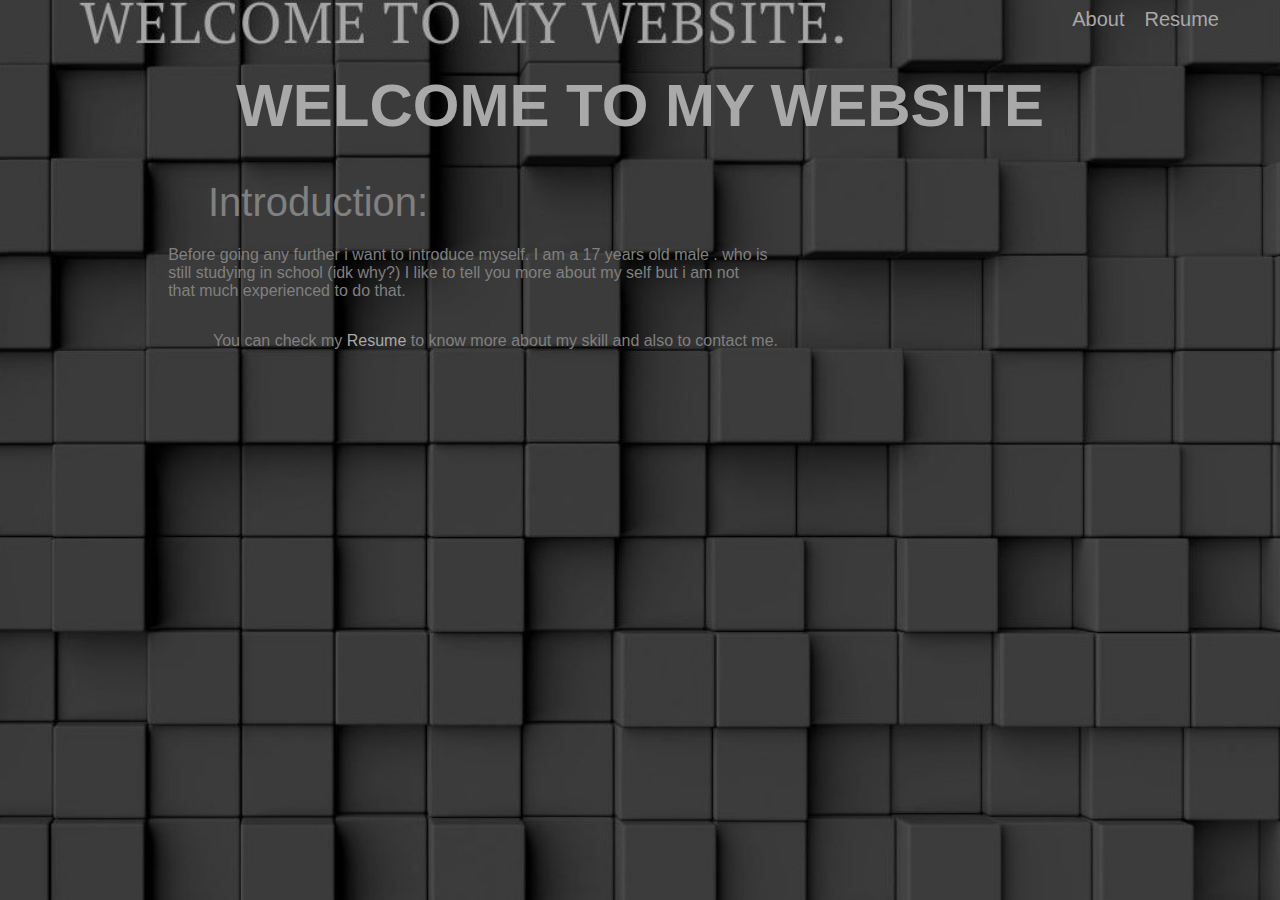
<file: index.html>
<!DOCTYPE html>
<html lang="en">
<head>
    <meta charset="UTF-8">
    <meta name="viewport" content="width=device-width, initial-scale=1.0">
    <title>Personal_website..</title>
    <link href="./index.css" rel="stylesheet"/>
</head>
<body>
    <div class="navigation_buttons">
        
        <a  style="text-decoration: none;" href="./html_files/about.html">About</a>
        
        <a  style="text-decoration: none;" href="./html_files/resume.html">Resume</a>
    </div>
   <h1>WELCOME TO MY WEBSITE</h1>
    
    <ul>
        <div class="intro">
            <li style="list-style: none;">Introduction:</li> <p>Before going any further i want to introduce myself. 
                I am a 17 years old male . who is still studying in school (idk why?)
                I like to tell you more about my self but i am not that much experienced 
                to do that.</p>
            
        </div>
        <p class="last">You can check my <a  style="text-decoration: none;" href="./resume.html">Resume</a> to know more about my skill and also to contact me.</p>
    </ul>

    
</body>
</html>
</file>
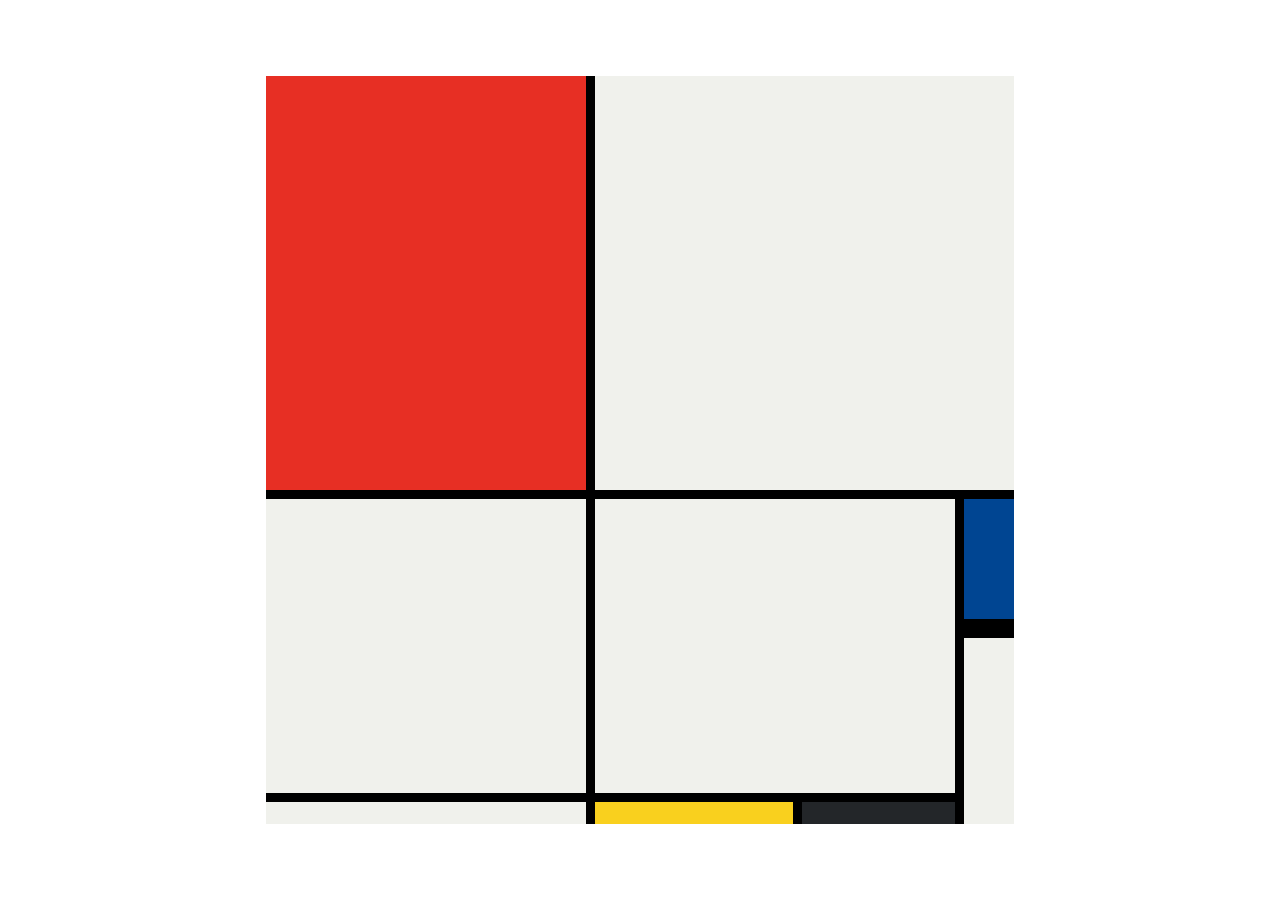
<file: 10.3 Mondrian Project/index.html>
<!DOCTYPE html>
<html lang="en">

<head>
  <meta charset="UTF-8">
  <meta name="viewport" content="width=device-width, initial-scale=1.0">
  <title>Mondrian Project</title>
  <style>
    /* 
    Write your CSS here 
    Gap Colour: #000
    White: #F0F1EC
    Red: #E72F24
    Black: #232629
    Blue: #004592
    Yellow: #F9D01E

    For dimensions, see dimensions.png image.
    HINT: Remember you can't change the properties of grid lines.
    But grid lines are transparent!
    */
    body{
      display: flex;
      align-items: center;
      justify-content: center;
      height: 100vh;
      margin: 0;
      padding: 0;
    }
   
    .container{
      width: 748px;
      height: 748px;
      background-color: black;
      display: grid;
      grid-template-columns: 320px 198px 153px  50px ;
      grid-template-rows: 414px 130px 155px 22px;
      gap: 9px;
      
    }
    .white {
      background-color:#F0F1EC ;

    }
    .red {
      background-color: #E72F24;
    }
    .blue {
      background-color: #004592;
    }
    .black{
      background-color: #232629;

    }
    .yellow {
      background-color: #F9D01E;
    }
    .one {
      display: grid;
     
    }
    .two {
      display: grid;
      grid-column-start: 2;
      grid-column-end: -1;
      /* grid-column: span2; */
    }
    .three {
      display: grid;
      grid-row: span 2;
    }
    .four {
      display: grid;
      grid-row: span 2;
      grid-column: span 2;
    }
    .five {
      border-bottom: 10px solid black;
    }

    .six {
      display: grid;
      grid-row: span 2;
    }
    /* .eight{
      display: grid;
      
    }
    .nine {
      display: grid;
      grid-column-start: 2;
      grid-column-end:3;
    } */
  </style>
</head>

<body>
  <!-- Write your HTML here -->
   <div class="container main">
    <div class="red one"> </div>
    <div class="white two"> </div>
    <div class="white three"> </div>
    <div class="white four"> </div>
    <div class="blue five"> </div>
    <div class="white six"> </div>
    <div class="white seven"> </div>
    <div class="yellow eight"> </div>
    <div class="black nine"> </div>
   </div>
</body>

</html>
</file>
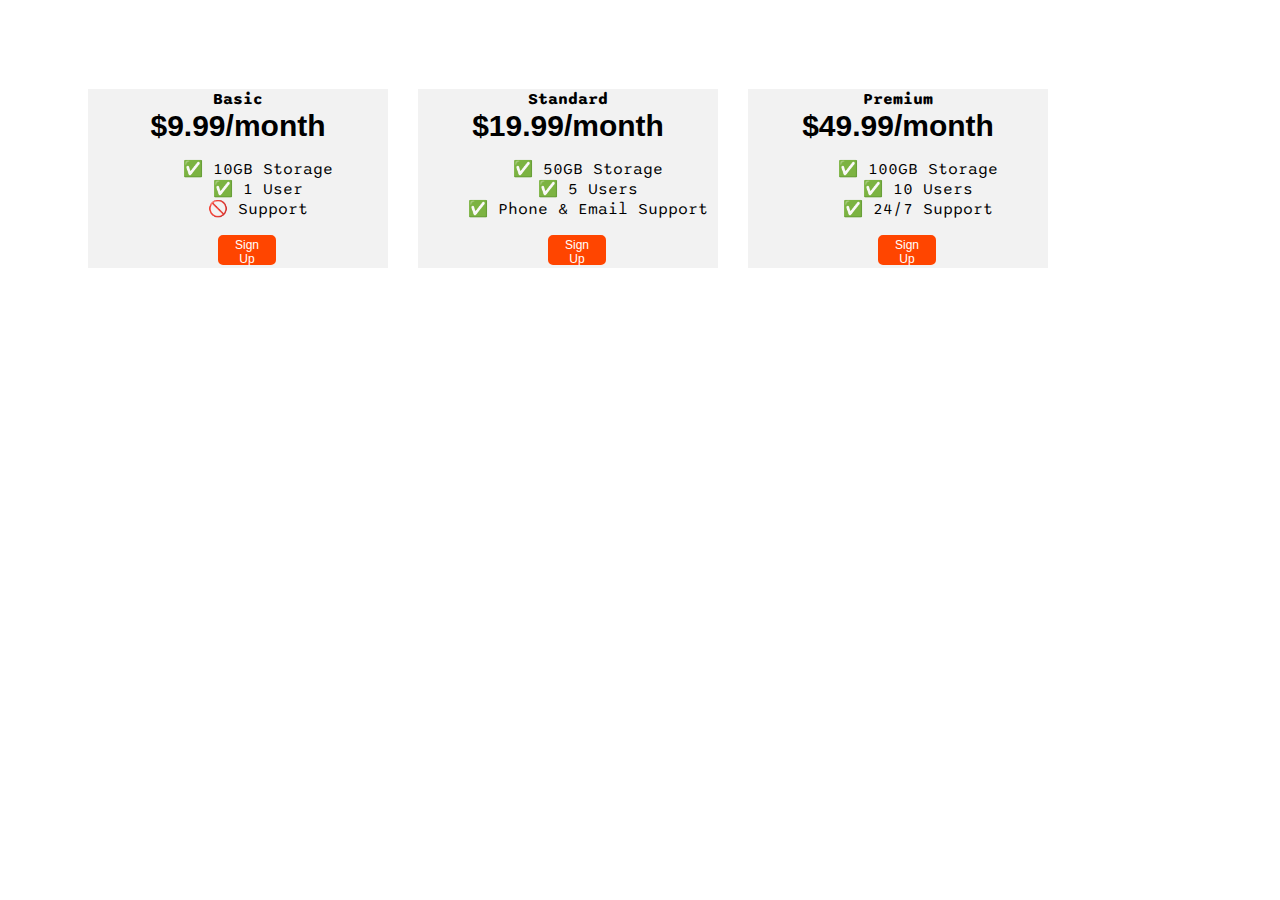
<file: projects/9.4 Flexbox Pricing Table Project/index.html>
<!DOCTYPE html>
<html>

<head>
  <title>Flexbox Pricing Table</title>
  <link rel="preconnect" href="https://fonts.googleapis.com">
  <link rel="preconnect" href="https://fonts.gstatic.com" crossorigin>
  <link href="https://fonts.googleapis.com/css2?family=Sono:wght@400;700&display=swap" rel="stylesheet">
  <style>
    body {
      font-family: 'Sono', sans-serif;
    }
    .pricing-plan{
      background-color: #f2f2f2;
      
    }
    .plan-button{
      border:2px orangered solid;
      background-color: orangered;
      color: white;
      border-radius: 5px;
      height: 30px;
      width: 58px;
      font-size: 12px;
      position: relative;
      left: 130px;
      

    }
    .plan-title{
      font-weight:bold ;
      text-align: center;
    }
    .plan-price{
      text-align: center;
      font-weight: bold;
      font-size: 30px;
      font-family:'Trebuchet MS', 'Lucida Sans Unicode', 'Lucida Grande', 'Lucida Sans', Arial, sans-serif;
    }
    .basic{
      width: 300px;
    }
    .standard{
      width: 300px;
    }
    .premium{
      width: 300px;
    }
    .plan-features{
      text-align: center;
      align-self:self-end;
      list-style: none;
    }

    /* Hint: What can you do with a media query and flexbox? */
    /* @media (max-width: 1250px) {
      .pricing-container{
        flex-direction: column;
        height: 100%;
      } */
    /* } */
    @media(max-width:680px){
      .pricing-container{
        flex-direction: row;
        
           }
      .basic{
        height: 250px;
      }
      .standard{
        height: 250px;
      }
      .premium{
        height: 250px;
      }
    }
    .pricing-container{
      padding: 80px;
      display: inline flex;
      flex-wrap: wrap;
      gap: 30px;
      align-items: center;
      height: 20vh;
      justify-content: center;
      /* width: 90%;
      flex-grow: 2; */
      
    }

  </style>
</head>

<body>
  <div class="pricing-container">
    <div class="pricing-plan basic">
      <div class="plan-title">Basic</div>
      <div class="plan-price">$9.99/month</div>
      <ul class="plan-features">
        <li>✅ 10GB Storage</li>
        <li>✅ 1 User</li>
        <li>🚫 Support</li>
      </ul>
      <button class="plan-button">Sign Up</a>
    </div>
    <div class="pricing-plan standard">
      <div class="plan-title">Standard</div>
      <div class="plan-price">$19.99/month</div>
      <ul class="plan-features">
        <li>✅ 50GB Storage</li>
        <li>✅ 5 Users</li>
        <li>✅ Phone &amp; Email Support</li>
      </ul>
      <button class="plan-button">Sign Up</a>
    </div>
    <div class="pricing-plan premium">
      <div class="plan-title">Premium</div>
      <div class="plan-price">$49.99/month</div>
      <ul class="plan-features">
        <li>✅ 100GB Storage</li>
        <li>✅ 10 Users</li>
        <li>✅ 24/7 Support</li>
      </ul>
      <button class="plan-button">Sign Up</a>
    </div>
  </div>

</body>

</html>
</file>
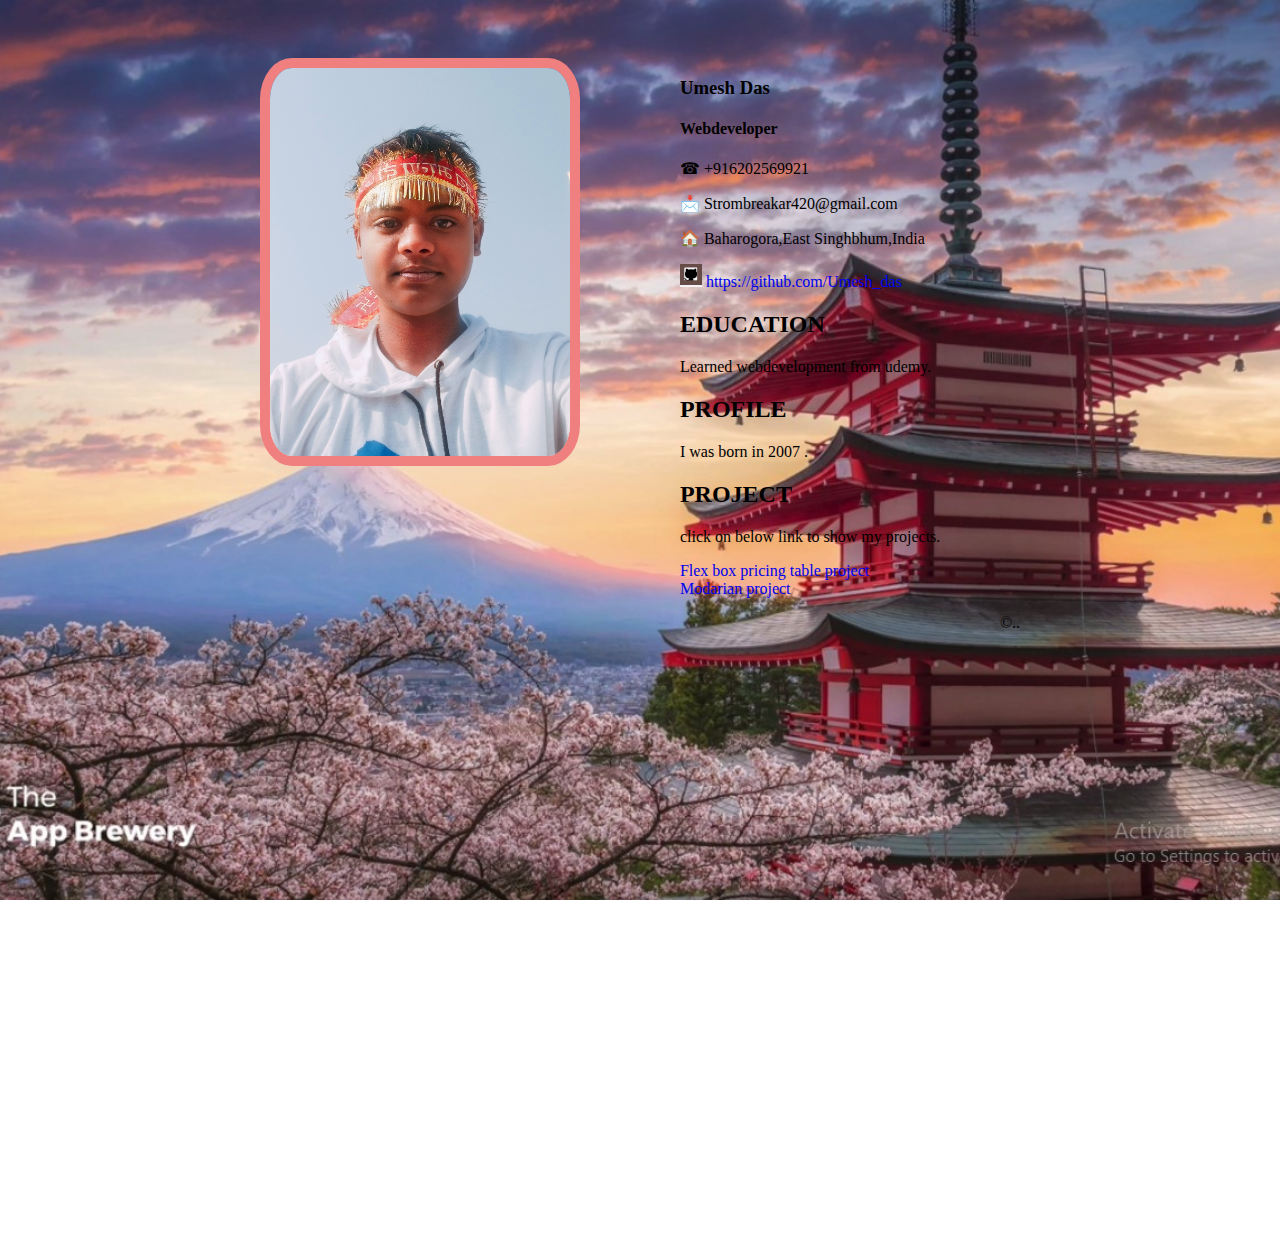
<file: html_files/resume.html>
<!DOCTYPE html>
<html lang="en">
<head>
    <meta charset="UTF-8">
    <meta name="viewport" content="width=device-width, initial-scale=1.0">
    <title>Resume</title>
    <link rel="stylesheet" href="../css_files/resume.css">
</head>
<body>
    <div class="upper_img">
        <img class="mypic" src="../assets/my_pic.jpg" alt="Pic_of_the_developer_of_this_website.">
    
        <div class="upper_text">
            <h3>Umesh Das</h3>
            <h4>Webdeveloper</h4>
            <p>☎ +916202569921</p>
            <p>📩 Strombreakar420@gmail.com</p>
            <p>🏠 Baharogora,East Singhbhum,India</p>
            <p><img src="../assets/image.png" alt="git_hub_logo"> <a style="text-decoration: none;" href="https://github.com/Umesh_das">https://github.com/Umesh_das</a> </p>
        <div class="education">
            <h2>EDUCATION</h2>
            <p>Learned webdevelopment from udemy.</p>
        </div>
        <div class="profile">
            <h2>PROFILE</h2>
            <p>I was born in 2007 .</p>
        </div>
        <div class="project">
            <h2>PROJECT</h2>
            <p>click on below link to show my projects.</p>
            <div class="project_link">
                <a style="text-decoration: none;" href="../projects/9.4 Flexbox Pricing Table Project/index.html">Flex box pricing table project</a>
                <br/>
                <a style="text-decoration: none;" href="../10.3 Mondrian Project/index.html">Modarian project</a>
            </div>
           
        </div>
    </div>
    </div>
    <div class="last">
        <p>©..</p>
    </div>
   
</body>
</html>
</file>
<file: index.css>
.intro {
    color: grey;
    display: flex;
    flex-direction: row;
    flex-basis: 500px;
    text-decoration: none;
    
}
.navigation_buttons {
    font-size: 20px;
    position: relative;
    left: 40%;
    display: inline-flex;
    gap: 20px;
    
}
a {
    color: darkgrey;
}
* {
    background-image:url(./assets/WELCOME\ TO\ MY\ WEBSITE.2.jpg);
    background-size: cover;
    background-position: center;
    background-attachment: fixed;
    text-align: center;
    font-family:Verdana, Geneva, Tahoma, sans-serif;
}
h1{
    color: darkgrey;
    font-size: 60px;
   
    
}
.intro p{
    text-align: left;
    position: relative;
    right: 100px;
    top: 50px;
    width: 600px;
}
.intro li{
    font-size: 40px;
    position: relative;
    left: 160px;
}
.last {
    text-align: left;
    color: grey;
    position: relative;
    left: 165px;
    top: 50px;
    width: 600px;
}
</file>
<file: css_files/resume.css>
.mypic {
    
    width: 300px;
    float: left;
    grid-column-start: 1;
    border: 10px solid lightcoral;
    border-radius: 10%;
    
    
}
.upper_img {
    display: grid;
    gap: 100px;
    grid-template-columns: 1fr 1fr;
    grid-template-rows: 1fr 1fr;
    padding-top: 50px;
}
.upper_text {
    grid-column-start: 2;
}
*{
    background-image: url(../assets/bg.jpg);
    background-attachment: fixed;
    background-position: center;
    background-size: cover;
    
}
body {
    display: flex;
    align-items: center;
    justify-content: center;
}
.upper_img .profile {
    grid-row-start: 2;
    grid-row-end: 3;
    grid-column-start: 2;

}
</file>
